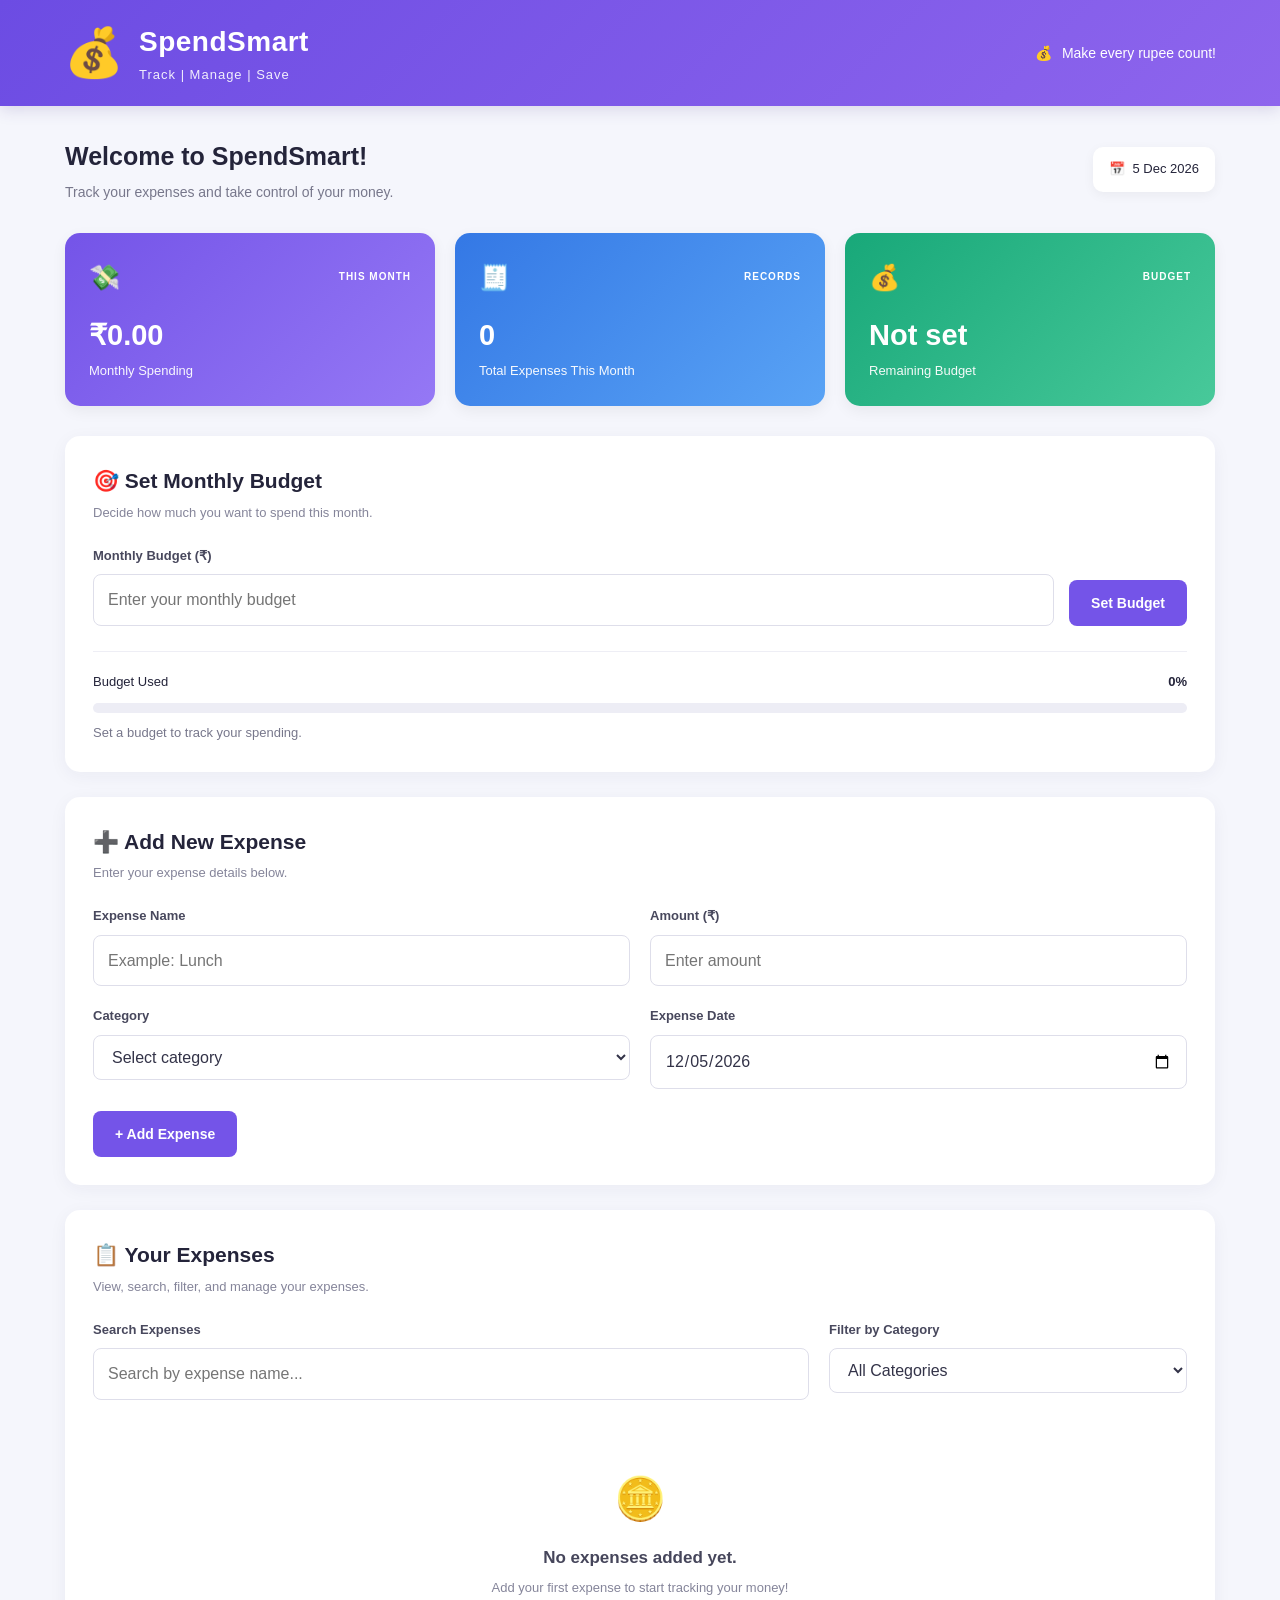
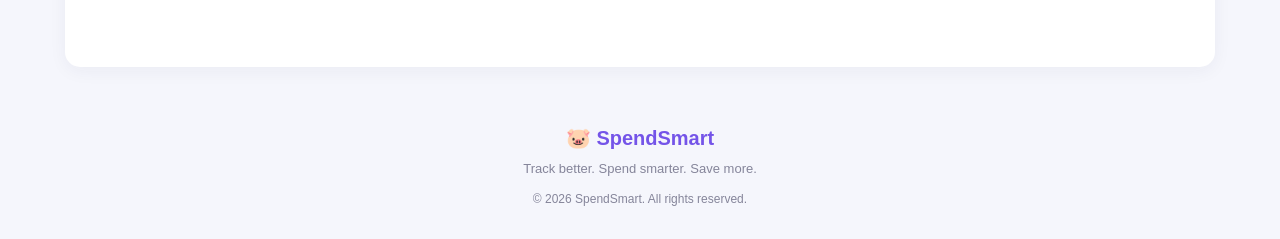
<file: Expensetracker.html>
<!DOCTYPE html>
<html lang="en">
<head>
    <meta charset="UTF-8">
    <meta name="viewport" content="width=device-width, initial-scale=1.0">
    <title>SpendSmart | Expense Tracker</title>
    <link rel="stylesheet" href="ExpenseTracker.css">
</head>

<body>

    <!-- Header -->
    <header class="header">

        <div class="with-icon">
            <span class="icon">💰</span>
            <div class="without-icon">
                <h1>SpendSmart</h1>
                <p>Track | Manage | Save</p>
            </div>

        </div>

        <div class="header-message">
            <span>💰</span>
            <p>Make every rupee count!</p>
        </div>

    </header>


    <!-- Main Content -->
    <main class="container">

        <section class="welcome-section">

            <div>
                <h2>Welcome to SpendSmart! </h2>
                <p>Track your expenses and take control of your money.</p>
            </div>
            <div class="today-date">
                <span>📅</span>
                <span id="currentDate"></span>
            </div>

        </section>


        <!-- Dashboard -->
        <section class="dashboard">

            <div class="dashboard-card purple">

                <div class="card-top">
                    <span class="dashboard-icon">💸</span>
                    <span class="card-label">THIS MONTH</span>
                </div>
                <h2 id="monthlySpending">₹0.00</h2>
                <p>Monthly Spending</p>

            </div>


            <div class="dashboard-card blue">

                <div class="card-top">
                    <span class="dashboard-icon">🧾</span>
                    <span class="card-label">RECORDS</span>
                </div>
                <h2 id="totalExpenses">0</h2>
                <p>Total Expenses This Month</p>

            </div>


            <div class="dashboard-card green">

                <div class="card-top">
                    <span class="dashboard-icon">💰</span>
                    <span class="card-label">BUDGET</span>
                </div>
                <h2 id="remainingBudget">Not set</h2>
                <p>Remaining Budget</p>

            </div>

        </section>


        <!-- Budget Section -->
        <section class="section-box">

            <div class="section-heading">
                <h2>🎯 Set Monthly Budget</h2>
                <p>Decide how much you want to spend this month.</p>
            </div>

            <form id="budgetForm" class="budget-form">

                <div class="form-group">
                    <label for="budgetAmount">Monthly Budget (₹)</label>
                    <input type="number" id="budgetAmount" placeholder="Enter your monthly budget" min="0.01" step="0.01" required>
                </div>

                <button type="submit" class="primary-btn"> Set Budget</button>

            </form>

            <p id="budgetMessage" class="message" aria-live="polite"></p>
            <div class="budget-progress-section">

                <div class="progress-info">
                    <span>Budget Used</span>
                    <strong id="budgetPercentage">0%</strong>
                </div>
                <div class="progress-track" role="progressbar" aria-label="Monthly budget used" aria-valuemin="0" aria-valuemax="100" aria-valuenow="0" id="budgetProgress">
                    <div id="budgetProgressBar" class="progress-bar"></div>
                </div>

                <p id="budgetStatus" class="budget-status">Set a budget to track your spending.</p>

            </div>
        </section>


        <!-- Add Expense Section -->
        <section class="section-box">

            <div class="section-heading">
                <h2>➕ Add New Expense</h2>
                <p>Enter your expense details below.</p>
            </div>
            <form id="expenseForm">
                <div class="form-grid">
                    <div class="form-group">
                        <label for="expenseName">Expense Name</label>
                        <input type="text" id="expenseName" placeholder="Example: Lunch" maxlength="80" required>

                    </div>

                    <div class="form-group">
                        <label for="expenseAmount">Amount (₹)</label>
                        <input type="number" id="expenseAmount" placeholder="Enter amount" min="0.01" step="0.01" required>
                    </div>


                    <div class="form-group">
                        <label for="expenseCategory">Category</label>
                        <select id="expenseCategory" required>
                            <option value="">Select category</option>
                            <option value="Food">🍔 Food</option>
                            <option value="Transport">🚌 Transport</option>
                            <option value="Shopping">🛍️ Shopping</option>
                            <option value="Education">📚 Education</option>
                            <option value="Entertainment">🎬 Entertainment</option>
                            <option value="Bills">💡 Bills</option>
                            <option value="Health">🏥 Health</option>
                            <option value="Other">📦 Other</option>
                        </select>
                    </div>


                    <div class="form-group">
                        <label for="expenseDate">Expense Date</label>
                        <input type="date" id="expenseDate" required>
                    </div>
                </div>

                <button type="submit" class="primary-btn add-btn"> + Add Expense</button>
            </form>
            <p id="message" class="message" aria-live="polite"></p>
        </section>


        <!-- Expenses List -->
        <section class="section-box expenses-section">

            <div class="section-heading">
                <h2>📋 Your Expenses</h2>
                <p>View, search, filter, and manage your expenses.</p>
            </div>

            <!-- Search and Filter -->
            <div class="filter-container">
                <div class="form-group search-group">
                    <label for="searchInput">Search Expenses</label>
                    <input  type="search"  id="searchInput"  placeholder="Search by expense name...">
                </div>

                <div class="form-group filter-group">
                    <label for="categoryFilter">Filter by Category</label>
                    <select id="categoryFilter">
                        <option value="All">All Categories</option>
                        <option value="Food">Food</option>
                        <option value="Transport">Transport</option>
                        <option value="Shopping">Shopping</option>
                        <option value="Education">Education</option>
                        <option value="Entertainment">Entertainment</option>
                        <option value="Bills">Bills</option>
                        <option value="Health">Health</option>
                        <option value="Other">Other</option>
                    </select>
                </div>
            </div>

            <!-- Expense Cards Will Appear Here -->
            <div id="expenseList" class="expense-list"></div>

            <!-- Empty Message -->
            <div id="emptyMessage" class="empty-message">
                <span class="empty-icon">🪙</span>
                <h3>No expenses added yet.</h3>
                <p>Add your first expense to start tracking your money!</p>
            </div>
        </section>

        <!-- Footer -->
        <footer class="footer">
            <div class="footer-logo">🐷 <strong>SpendSmart</strong></div>
            <p>Track better. Spend smarter. Save more.</p>
            <p class="copyright"> &copy; 2026 SpendSmart. All rights reserved.</p>
        </footer>
    </main>

    <script src="ExpenseTracker.js"></script>

</body>
</html>
</file>
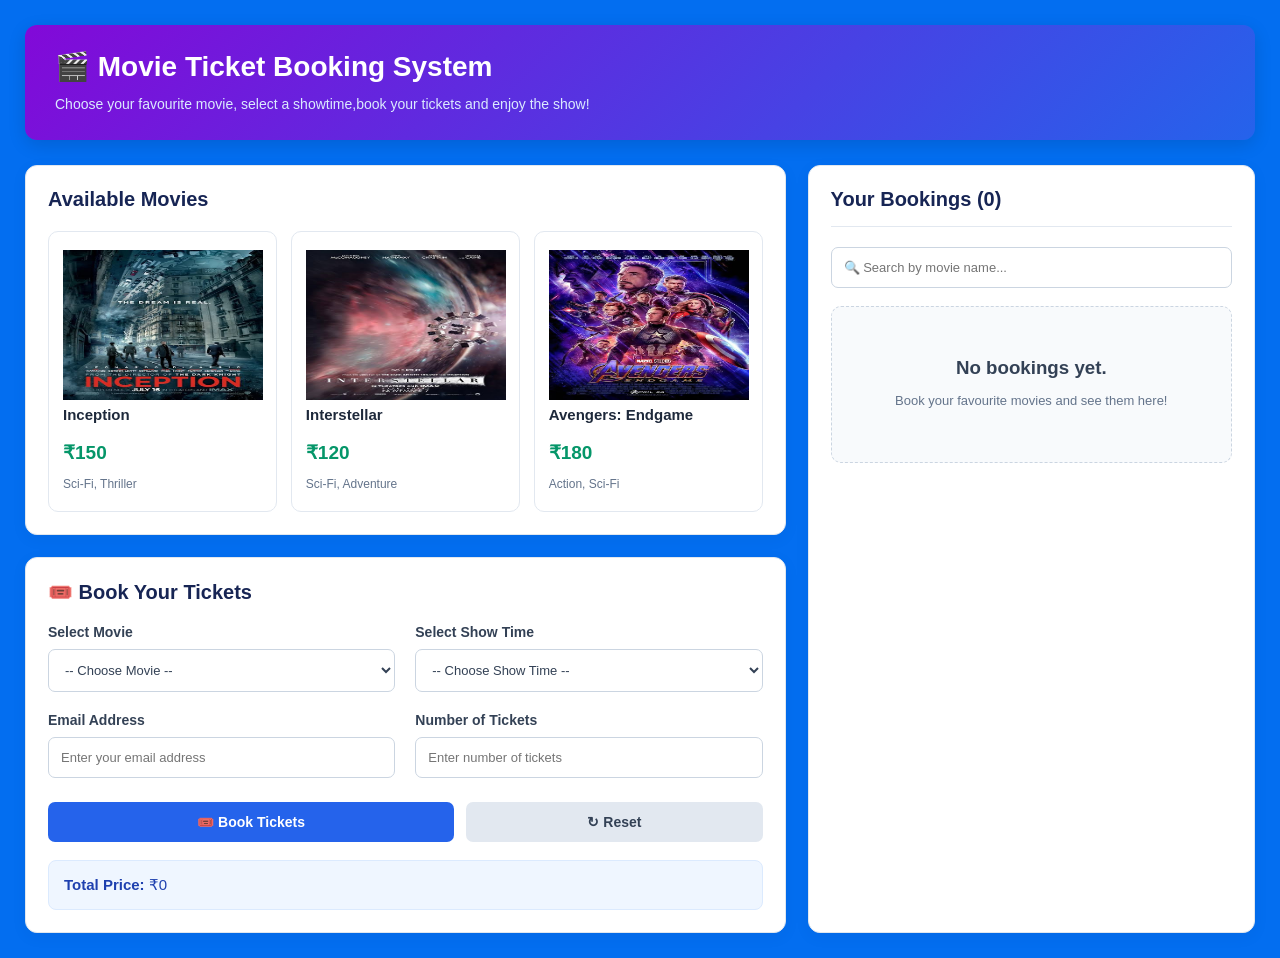
<file: movie.html>
<!DOCTYPE html>
<html lang="en">
<head>
    <meta charset="UTF-8">
    <meta name="viewport" content="width=device-width, initial-scale=1.0">
    <title>Movie Ticket Booking System</title>
    <link rel="stylesheet" href="movie.css">
</head>
<body>
    <!-- Website Header -->
    <header class="header">
        <h1>🎬 Movie Ticket Booking System</h1>
        <p>Choose your favourite movie, select a showtime,book your tickets and enjoy the show!</p>
    </header>

    <main class="container">
        <!-- Left Side -->
        <div class="left-section">
            <!-- Available Movies -->
            <section class="movies-section">

                <h2>Available Movies</h2>
                <div class="movie-list">
                    <div class="movie-card">
                        <img src="images.jpg" alt="" width="200px" height="150px">
                        <h3>Inception</h3>
                        <p class="price">₹150</p>
                        <p>Sci-Fi, Thriller</p>
                    </div>

                    <div class="movie-card">
                         <img src="images (1).jpg" alt="" width="200px" height="150px">
                        <h3>Interstellar</h3>
                        <p class="price">₹120</p>
                        <p>Sci-Fi, Adventure</p>
                    </div>

                    <div class="movie-card">
                        <img src="images (2).jpg" alt="" width="200px" height="150px">
                        <h3>Avengers: Endgame</h3>
                        <p class="price">₹180</p>
                        <p>Action, Sci-Fi</p>
                    </div>
                </div>
            </section>

            <!-- Booking Form -->
            <section class="booking-section">
                <h2>🎟️ Book Your Tickets</h2>
                <form id="bookingForm">
                    <div class="form-grid">
                        <div class="form-group">
                            <label for="movie">Select Movie</label>

                            <select id="movie" required>
                                <option value="">-- Choose Movie --</option>
                                <option value="Inception">Inception</option>
                                <option value="Interstellar">Interstellar</option>
                                <option value="Avengers: Endgame"> Avengers: Endgame</option>
                            </select>
                        </div>

                        <div class="form-group">
                            <label for="showtime">Select Show Time</label>

                            <select id="showtime" required>
                                <option value="">-- Choose Show Time --</option>
                                <option value="10:00 AM">10:00 AM</option>
                                <option value="2:00 PM">2:00 PM</option>
                                <option value="6:00 PM">6:00 PM</option>
                                <option value="9:00 PM">9:00 PM</option>
                            </select>
                        </div>

                        <div class="form-group">
                            <label for="email">Email Address</label>
                            <input type="email" id="email" placeholder="Enter your email address" required>
                        </div>

                        <div class="form-group">
                            <label for="quantity">Number of Tickets</label>
                            <input type="number" id="quantity" placeholder="Enter number of tickets" min="1" step="1" required>                        
                        </div>
                    </div>

                    <div class="button-group">
                        <button type="submit" class="book-btn">🎟️ Book Tickets </button>
                        <button type="reset" class="reset-btn"> ↻ Reset </button>
                    </div>
                </form>

                <p id="message" role="status"></p>
                <div class="total-price">
                    <strong>Total Price:</strong>
                    ₹<span id="totalPrice">0</span>
                </div>
            </section>
        </div>

        <!-- Right Side: Bookings -->
        <section class="bookings-section">
            <h2>Your Bookings (<span id="bookingCount">0</span>)</h2>
            <input type="search" id="searchBooking" placeholder="🔍 Search by movie name...">

            <div id="bookingList">
                <div class="empty-message">
                    <h3>🎟️</h3>
                    <h3>No bookings yet.</h3>
                    <p>Book your favourite movies and see them here!</p>
                </div>
            </div>
        </section>
    </main>

    <script src="movie.js"></script>
</body>
</html>
</file>
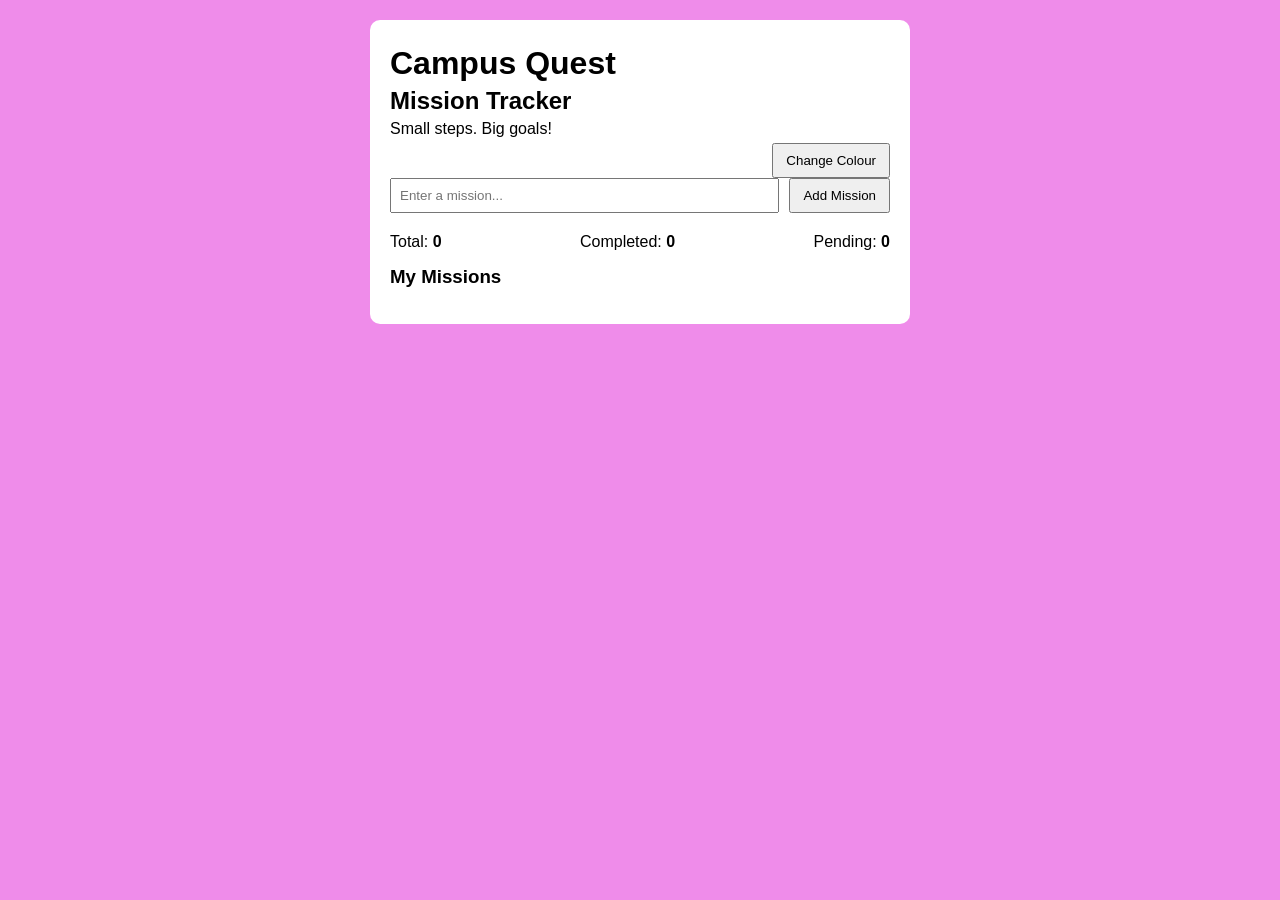
<file: todo.html>
<!DOCTYPE html>
<html lang="en">
<head>
    <meta charset="UTF-8">
    <meta name="viewport" content="width=device-width, initial-scale=1.0">
    <link rel="stylesheet" href="todo.css">
    <title>ToDoList</title>
</head>
<body>
    <!-- <script src="todo.js"></script> -->


    <div class="container">
        <h1>Campus Quest</h1>
        <h2>Mission Tracker</h2>
        <p>Small steps. Big goals!</p>

        <button id="colourBtn">Change Colour</button>

        <div class="add-box">
            <input type="text" id="missionInput" placeholder="Enter a mission...">
            <button id="addBtn">Add Mission</button>
        </div>

        <div class="counts">
            <span>Total: <b id="total">0</b></span>
            <span>Completed: <b id="completed">0</b></span>
            <span>Pending: <b id="pending">0</b></span>
        </div>

        <h3>My Missions</h3>
        <ul id="missionList"></ul>
    </div>
  <script src="todo.js"></script>
</body>
</html>
</file>
<file: ExpenseTracker.css>
* {
    margin: 0;
    padding: 0;
    box-sizing: border-box;
}

body {
    font-family: Arial, Helvetica, sans-serif;
    background: #f5f6fc;
    color: #24243a;
    line-height: 1.6;
}

button,
input,
select {
    font: inherit;
}

button {
    cursor: pointer;
}

.container {
    width: 92%;
    max-width: 1150px;
    margin: 0 auto;
}

.header {
    background: linear-gradient(135deg, #6c4ce3, #8e65ed);
    color: white;
    padding: 20px 5%;
    display: flex;
    justify-content: space-between;
    align-items: center;
    gap: 20px;
    box-shadow: 0 4px 15px rgba(60, 40, 130, 0.15);
}

.with-icon {
    display: flex;
    align-items: center;
    gap: 15px;
}

.icon {
    font-size: 48px;
    line-height: 1;
}

.without-icon h1 {
    font-size: 28px;
    letter-spacing: 0.5px;
}

.without-icon p {
    font-size: 13px;
    opacity: 0.9;
    letter-spacing: 1px;
}

.header-message {
    display: flex;
    align-items: center;
    gap: 10px;
    font-size: 14px;
}

.welcome-section {
    margin: 30px 0;
    display: flex;
    justify-content: space-between;
    align-items: center;
    gap: 20px;
}

.welcome-section h2 {
    font-size: 25px;
    margin-bottom: 5px;
}

.welcome-section p {
    color: #77778b;
    font-size: 14px;
}

.today-date {
    background: white;
    padding: 12px 16px;
    border-radius: 10px;
    box-shadow: 0 3px 12px rgba(0, 0, 0, 0.05);
    display: flex;
    align-items: center;
    gap: 8px;
    font-size: 13px;
    white-space: nowrap;
}

.dashboard {
    display: grid;
    grid-template-columns: repeat(3, minmax(0, 1fr));
    gap: 20px;
    margin-bottom: 30px;
}

.dashboard-card {
    padding: 24px;
    border-radius: 15px;
    color: white;
    box-shadow: 0 5px 15px rgba(0, 0, 0, 0.06);
    transition: transform 0.3s ease;
}

.dashboard-card:hover {
    transform: translateY(-5px);
}

.purple {
    background: linear-gradient(135deg, #7454e8, #9578f5);
}

.blue {
    background: linear-gradient(135deg, #3478e5, #59a3f5);
}

.green {
    background: linear-gradient(135deg, #18a879, #48c99a);
}

.card-top {
    display: flex;
    justify-content: space-between;
    align-items: center;
    gap: 10px;
}

.dashboard-icon {
    font-size: 25px;
}

.card-label {
    font-size: 10px;
    font-weight: bold;
    letter-spacing: 1px;
}

.dashboard-card h2 {
    font-size: 29px;
    margin: 15px 0 3px;
    overflow-wrap: anywhere;
}

.dashboard-card p {
    font-size: 13px;
    opacity: 0.95;
}

.section-box {
    background: white;
    padding: 28px;
    margin-bottom: 25px;
    border-radius: 15px;
    box-shadow: 0 4px 18px rgba(30, 30, 70, 0.05);
}

.section-heading {
    margin-bottom: 22px;
}

.section-heading h2 {
    font-size: 21px;
    margin-bottom: 5px;
}

.section-heading p {
    color: #85859a;
    font-size: 13px;
}

.form-grid {
    display: grid;
    grid-template-columns: repeat(2, minmax(0, 1fr));
    gap: 20px;
}

.form-group {
    display: flex;
    flex-direction: column;
    gap: 8px;
    min-width: 0;
}

.form-group label {
    font-size: 13px;
    font-weight: bold;
    color: #48485d;
}

.form-group input,
.form-group select {
    width: 100%;
    min-width: 0;
    padding: 12px 14px;
    border: 1px solid #dedeea;
    border-radius: 8px;
    background: white;
    color: #333348;
    outline: none;
    transition: border-color 0.2s, box-shadow 0.2s;
}

.form-group input:focus,
.form-group select:focus {
    border-color: #7454e8;
    box-shadow: 0 0 0 3px rgba(116, 84, 232, 0.12);
}

.primary-btn {
    background: #7454e8;
    color: white;
    border: none;
    border-radius: 8px;
    padding: 12px 22px;
    font-size: 14px;
    font-weight: bold;
    transition: background 0.2s, transform 0.2s;
}

.primary-btn:hover {
    background: #5b3bc8;
    transform: translateY(-2px);
}

.add-btn {
    margin-top: 22px;
}

.budget-form {
    display: flex;
    align-items: flex-end;
    gap: 15px;
}

.budget-form .form-group {
    flex: 1;
}

.message {
    display: none;
    margin-top: 15px;
    padding: 10px 13px;
    border-radius: 7px;
    font-size: 13px;
    overflow-wrap: anywhere;
}

.message.success {
    display: block;
    color: #147d4c;
    background: #e6f8ee;
}

.message.error {
    display: block;
    color: #c52b3c;
    background: #fff0f1;
}

.budget-progress-section {
    margin-top: 25px;
    padding-top: 20px;
    border-top: 1px solid #eeeef5;
}

.progress-info {
    display: flex;
    justify-content: space-between;
    gap: 15px;
    font-size: 13px;
    margin-bottom: 10px;
}

.progress-track {
    width: 100%;
    height: 10px;
    background: #ededf5;
    border-radius: 20px;
    overflow: hidden;
}

.progress-bar {
    width: 0%;
    height: 100%;
    background: #7454e8;
    border-radius: 20px;
    transition: width 0.4s ease, background 0.3s ease;
}

.budget-status {
    margin-top: 10px;
    font-size: 13px;
    color: #77778b;
}

.budget-status.warning {
    color: #c47700;
    font-weight: bold;
}

.budget-status.danger {
    color: #d12f42;
    font-weight: bold;
}

.budget-status.success {
    color: #16885a;
}

.filter-container {
    display: grid;
    grid-template-columns: 2fr 1fr;
    gap: 20px;
    margin-bottom: 25px;
}

.expense-list {
    display: flex;
    flex-direction: column;
    gap: 14px;
}

.expense-card {
    display: flex;
    align-items: center;
    justify-content: space-between;
    gap: 18px;
    padding: 20px;
    border: 1px solid #ededf5;
    border-left: 4px solid #7454e8;
    border-radius: 11px;
    background: #fff;
    transition: transform 0.2s, box-shadow 0.2s;
    animation: slideUp 0.35s ease;
}

.expense-card:hover {
    transform: translateY(-3px);
    box-shadow: 0 5px 16px rgba(40, 30, 90, 0.08);
}

.expense-details {
    flex: 1;
    min-width: 0;
}

.expense-details h3 {
    font-size: 16px;
    margin-bottom: 5px;
    overflow-wrap: anywhere;
}

.expense-details p {
    font-size: 12px;
    color: #85859a;
    margin-top: 3px;
    overflow-wrap: anywhere;
}

.expense-amount {
    font-size: 17px;
    color: #292942;
    white-space: nowrap;
}

.delete-btn {
    background: #fff0f1;
    color: #d12f42;
    border: none;
    padding: 9px 14px;
    border-radius: 7px;
    font-size: 12px;
    font-weight: bold;
    transition: background 0.2s;
    flex-shrink: 0;
}

.delete-btn:hover {
    background: #ffdadd;
}

.empty-message {
    text-align: center;
    padding: 40px 15px;
    color: #85859a;
}

.empty-icon {
    display: block;
    font-size: 42px;
    margin-bottom: 12px;
}

.empty-message h3 {
    font-size: 17px;
    color: #46465b;
    margin-bottom: 7px;
}

.empty-message p {
    font-size: 13px;
}

.footer {
    text-align: center;
    padding: 30px 10px;
    color: #85859a;
    font-size: 13px;
}

.footer-logo {
    color: #7454e8;
    font-size: 20px;
    margin-bottom: 5px;
}

.copyright {
    margin-top: 10px;
    font-size: 12px;
}

@keyframes slideUp {
    from {
        opacity: 0;
        transform: translateY(12px);
    }

    to {
        opacity: 1;
        transform: translateY(0);
    }
}
</file>
<file: movie.css>
* {
    margin: 0;
    padding: 0;
    box-sizing: border-box;
}

body {
    font-family: Arial, Helvetica, sans-serif;
    background: #036ef0;
    color: #263247;
    padding: 25px;
}

.header {
    background: linear-gradient(135deg, #8209d8, #2563eb);
    color: white;
    padding: 25px 30px;
    border-radius: 12px;
    margin-bottom: 25px;
    box-shadow: 0 5px 18px rgba(0, 0, 0, 0.12);
}

.header h1 {
    font-size: 28px;
    margin-bottom: 10px;
}

.header p {
    font-size: 14px;
    color: #dbeafe;
    line-height: 1.6;
}

.container {
    display: grid;
    grid-template-columns: 1.7fr 1fr;
    gap: 22px;
    max-width: 1400px;
    margin: auto;
}

.left-section {
    display: flex;
    flex-direction: column;
    gap: 22px;
}

.movies-section,
.booking-section,
.bookings-section {
    background: white;
    border-radius: 12px;
    padding: 22px;
    border: 1px solid #e0e7ef;
    box-shadow: 0 4px 15px rgba(30, 50, 80, 0.06);
}

section h2 {
    font-size: 20px;
    color: #172554;
    margin-bottom: 20px;
}

.movie-list {
    display: grid;
    grid-template-columns: repeat(3, minmax(0, 1fr));
    gap: 14px;
}

.movie-card {
    background: #ffffff;
    border: 1px solid #e2e8f0;
    border-radius: 10px;
    padding: 18px 14px;
    background-size: cover;
    transition: transform 0.3s ease,
                box-shadow 0.3s ease,
                border-color 0.3s ease;
}

.movie-card:hover {
    transform: translateY(-6px);
    border-color: #60a5fa;
    box-shadow: 0 8px 20px rgba(37, 99, 235, 0.12);
}

.movie-card h3 {
    font-size: 15px;
    line-height: 1.5;
    color: #1e293b;
    margin-bottom: 12px;
}

.movie-card .price {
    color: #059669;
    font-size: 19px !important;
    font-weight: bold;
    margin-bottom: 8px;
}

.movie-card p {
    font-size: 12px;
    color: #64748b;
    line-height: 1.5;
}

.form-grid {
    display: grid;
    grid-template-columns: repeat(2, minmax(0, 1fr));
    gap: 20px;
}

.form-group {
    display: flex;
    flex-direction: column;
    gap: 9px;
}

.form-group label {
    font-size: 14px;
    font-weight: bold;
    color: #334155;
}

input,
select {
    width: 100%;
    padding: 12px;
    border: 1px solid #cbd5e1;
    border-radius: 7px;
    background: #ffffff;
    color: #334155;
    font-size: 13px;
    transition: border-color 0.3s ease,
                box-shadow 0.3s ease;
}

input:focus,
select:focus {
    outline: none;
    border-color: #3b82f6;
    box-shadow: 0 0 0 3px rgba(59, 130, 246, 0.13);
}

.button-group {
    display: flex;
    gap: 12px;
    margin-top: 24px;
}

button {
    padding: 12px 20px;
    border: none;
    border-radius: 7px;
    cursor: pointer;
    font-size: 14px;
    font-weight: bold;
    transition: transform 0.2s ease,
                background-color 0.3s ease;
}

button:hover {
    transform: translateY(-2px);
}

.book-btn {
    flex: 1;
    background: #2563eb;
    color: white;
}

.book-btn:hover {
    background: #1d4ed8;
}

.reset-btn {
    flex: 0.7;
    background: #e2e8f0;
    color: #334155;
}

.reset-btn:hover {
    background: #cbd5e1;
}

#message {
    margin-top: 18px;
    padding: 12px;
    border-radius: 7px;
    font-size: 13px;
    line-height: 1.5;
}

#message:empty {
    display: none;
}

.total-price {
    margin-top: 18px;
    padding: 15px;
    background: #eff6ff;
    border: 1px solid #dbeafe;
    border-radius: 8px;
    color: #1e40af;
    font-size: 15px;
}

.bookings-section {
    min-width: 0;
    min-height: 400px;
}

.bookings-section h2 {
    padding-bottom: 15px;
    border-bottom: 1px solid #e2e8f0;
}

#searchBooking {
    margin-bottom: 18px;
}

.empty-message {
    text-align: center;
    padding: 50px 12px;
    background: #f8fafc;
    border: 1px dashed #cbd5e1;
    border-radius: 10px;
    color: #64748b;
}

.empty-message h3 {
    margin-bottom: 12px;
    color: #334155;
}

.empty-message p {
    font-size: 13px;
    line-height: 1.6;
}

.booking-card {
    background: #f8fafc;
    border: 1px solid #dce5ed;
    border-radius: 10px;
    padding: 18px;
    margin-bottom: 15px;
    transition: transform 0.3s ease,
                box-shadow 0.3s ease;
}

.booking-card:hover {
    transform: translateY(-3px);
    box-shadow: 0 5px 15px rgba(0, 0, 0, 0.1);
}

.booking-card h3 {
    color: #1e40af;
    margin-bottom: 12px;
}

.booking-card p {
    margin-bottom: 9px;
    font-size: 14px;
    overflow-wrap: anywhere;
}

.cancel-btn {
    background: #dc2626;
    color: white;
    margin-top: 10px;
}

.cancel-btn:hover {
    background: #b91c1c;
}
</file>
<file: todo.css>
body {
  font-family: Arial, sans-serif;
  background-color: #ef8cea;
  margin: 0;
  padding: 20px;
}

.container {
  max-width: 500px;
  margin: auto;
  background: white;
  padding: 20px;
  border-radius: 10px;
}

h1, h2, h3, p { margin: 5px 0; }

#colourBtn { float: right; }

.add-box {
  display: flex;
  gap: 10px;
  margin: 20px 0;
  clear: both;
}

#missionInput {
  flex: 1;
  padding: 8px;
}

button {
  padding: 8px 12px;
  cursor: pointer;
}

.counts {
  display: flex;
  justify-content: space-between;
  margin-bottom: 15px;
}

ul {
  list-style: none;
  padding: 0;
}

li {
  display: flex;
  justify-content: space-between;
  align-items: center;
  padding: 10px;
  margin-bottom: 8px;
  border: 1px solid #ccc;
  border-radius: 5px;
  cursor: pointer;
}

li.completed {
  background-color: #d4f5dd;
  color: green;
  text-decoration: line-through;
}
</file>
